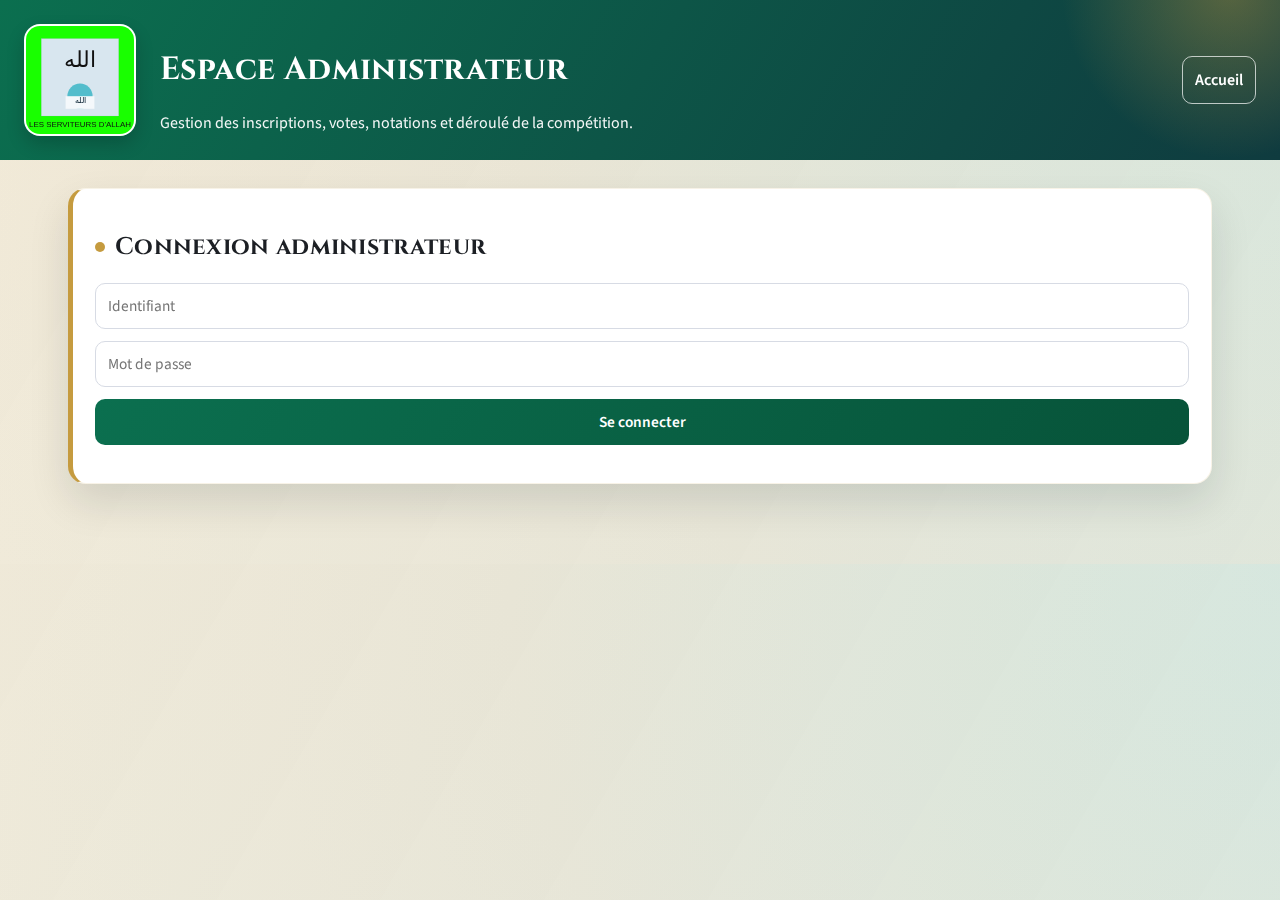
<file: public/admin.html>
<!doctype html>
<html lang="fr">
  <head>
    <meta charset="UTF-8" />
    <meta name="viewport" content="width=device-width, initial-scale=1.0" />
    <title>Administration | Quiz Islamique 2026</title>
    <link rel="stylesheet" href="style.css" />
  </head>
  <body>
    <header class="hero compact">
      <img src="assets/logo-association.svg" alt="Logo Les Serviteurs d'Allah" class="logo" />
      <div class="hero-content">
        <h1>Espace Administrateur</h1>
        <p class="subtitle">Gestion des inscriptions, votes, notations et déroulé de la compétition.</p>
      </div>
      <div class="hero-actions">
        <a href="index.html" class="btn-link outline">Accueil</a>
        <button id="logoutBtn" class="btn-link outline hidden" type="button">Déconnexion</button>
      </div>
    </header>

    <main class="layout admin-layout">
      <section class="card accent-gold">
        <h2>Connexion administrateur</h2>
        <form id="loginForm" class="grid-form">
          <input name="username" placeholder="Identifiant" required />
          <input name="password" type="password" placeholder="Mot de passe" required />
          <button type="submit">Se connecter</button>
        </form>
        <p id="loginMsg"></p>
      </section>

      <section class="card accent-emerald hidden" id="adminPanel">
        <h2>Paramètres du tournoi</h2>
        <form id="settingsForm" class="grid-form two-col">
          <label>Nombre maximal de candidats <input name="maxCandidates" type="number" /></label>
          <label>Qualifiés directs (groupe unique) <input name="directQualified" type="number" /></label>
          <label>Participants barrages <input name="playoffParticipants" type="number" /></label>
          <label>Vainqueurs barrages <input name="playoffWinners" type="number" /></label>
          <label>Nombre de groupes <input name="groupsCount" type="number" /></label>
          <label>Candidats par groupe <input name="candidatesPerGroup" type="number" /></label>
          <label>Finalistes (1ers de groupe) <input name="finalistsFromWinners" type="number" /></label>
          <label>Finalistes (meilleurs 2èmes) <input name="finalistsFromBestSecond" type="number" /></label>
          <label>Total finalistes <input name="totalFinalists" type="number" /></label>
          <label class="toggle">
            <input name="votingEnabled" type="checkbox" />
            <span>Ouvrir les votes au public</span>
          </label>
          <label class="toggle">
            <input name="registrationLocked" type="checkbox" />
            <span>Verrouiller les inscriptions</span>
          </label>
          <label class="toggle">
            <input name="competitionClosed" type="checkbox" />
            <span>Clore la compétition (inscriptions + votes)</span>
          </label>
          <label class="full">
            Message d'annonce
            <textarea name="announcementText" placeholder="Message affiché sur l'accueil"></textarea>
          </label>
          <button type="submit">Mettre à jour</button>
        </form>
        <p id="settingsMsg"></p>
      </section>

      <section class="card accent-slate hidden" id="dashboardPanel">
        <h2>Tableau de bord</h2>
        <div class="dash-grid">
          <div class="dash-card">
            <span>Candidats inscrits</span>
            <strong id="statCandidates">0</strong>
          </div>
          <div class="dash-card">
            <span>Votes exprimés</span>
            <strong id="statVotes">0</strong>
          </div>
          <div class="dash-card">
            <span>Passages notés</span>
            <strong id="statScores">0</strong>
          </div>
          <div class="dash-card full">
            <span>Progression des inscriptions</span>
            <div class="progress">
              <div class="progress-bar" id="progressBar"></div>
            </div>
            <em id="progressText">0%</em>
          </div>
        </div>
      </section>

      <section class="card accent-olive hidden" id="candidatesPanel">
        <h2>Gestion des candidats</h2>
        <div class="toolbar">
          <input id="candidateSearch" type="search" placeholder="Rechercher un candidat (nom, pays, WhatsApp)" />
          <select id="candidateSort">
            <option value="id-desc">Tri: ID (desc)</option>
            <option value="name-asc">Tri: Nom (A-Z)</option>
            <option value="country-asc">Tri: Pays (A-Z)</option>
          </select>
          <select id="candidateStatusFilter">
            <option value="">Statut: tous</option>
            <option value="pending">En attente</option>
            <option value="approved">Validé</option>
            <option value="eliminated">Éliminé</option>
          </select>
          <label class="inline-check">
            <input type="checkbox" id="candidatePhotoFilter" />
            <span>Sans photo</span>
          </label>
        </div>
        <form id="candidateForm" class="grid-form two-col">
          <input name="candidateId" type="number" placeholder="ID candidat (pour modifier)" />
          <input name="candidateCode" placeholder="Code candidat (auto)" readonly />
          <input name="fullName" placeholder="Nom complet" required />
          <input name="age" type="number" placeholder="Âge" min="10" max="99" />
          <input name="city" placeholder="Ville" />
          <input name="country" placeholder="Pays" />
          <input name="email" type="email" placeholder="Email" />
          <input name="phone" placeholder="Téléphone" />
          <input name="whatsapp" placeholder="WhatsApp *" required />
          <select name="quranLevel">
            <option value="">Niveau en culture islamique</option>
            <option>Débutant</option>
            <option>Intermédiaire</option>
            <option>Avancé</option>
          </select>
          <select name="status">
            <option value="pending">Statut: en attente</option>
            <option value="approved">Statut: validé</option>
            <option value="eliminated">Statut: éliminé</option>
          </select>
          <textarea name="motivation" placeholder="Motivation (facultatif)"></textarea>
          <input name="photoFile" type="file" accept="image/*" />
          <div class="photo-preview">
            <img id="candidatePreview" alt="Aperçu du candidat" />
          </div>
          <input name="photoUrl" type="text" placeholder="Lien photo (auto après upload)" readonly />
          <button type="submit">Enregistrer le candidat</button>
        </form>
        <p id="candidateMsg"></p>
        <div class="table-wrap">
          <h3>Liste des candidats</h3>
          <table id="adminCandidatesTable">
            <thead><tr><th>Photo</th><th>Code</th><th>Nom</th><th>Pays</th><th>Statut</th><th>Score total</th><th>WhatsApp</th><th>Actions</th></tr></thead>
            <tbody></tbody>
          </table>
        </div>
      </section>

      <section class="card accent-sand hidden" id="scorePanel">
        <h2>Noter un candidat après son passage</h2>
        <form id="scoreForm" class="grid-form two-col">
          <input name="candidateId" type="number" placeholder="ID candidat" required />
          <input name="judgeName" placeholder="Nom du juge" required />
          <input name="themeChosenScore" type="number" step="0.1" placeholder="Thème au choix /15" />
          <input name="themeImposedScore" type="number" step="0.1" placeholder="Thème imposé /15" />
          <textarea name="notes" placeholder="Notes complémentaires"></textarea>
          <button type="submit">Enregistrer la note</button>
        </form>
        <p id="scoreMsg"></p>
      </section>

      <section class="card accent-slate hidden" id="tablesPanel">
        <h2>Tableaux de suivi</h2>
        <div class="table-wrap">
          <h3>Inscriptions</h3>
          <div class="table-actions">
            <button class="small-btn" id="exportCandidates" type="button">Exporter CSV</button>
          </div>
          <table id="candidatesTable">
            <thead><tr><th>ID</th><th>Nom</th><th>WhatsApp</th><th>Pays</th><th>Date</th></tr></thead>
            <tbody></tbody>
          </table>
        </div>
        <div class="table-wrap">
          <h3>Classement des votes</h3>
          <div class="table-actions">
            <button class="small-btn" id="exportVotes" type="button">Exporter CSV</button>
          </div>
          <table id="votesTable">
            <thead><tr><th>Candidat</th><th>Total votes</th></tr></thead>
            <tbody></tbody>
          </table>
        </div>
        <div class="table-wrap">
          <h3>Classement des notes</h3>
          <div class="table-actions">
            <button class="small-btn" id="exportRanking" type="button">Exporter CSV</button>
            <button class="small-btn" id="exportRankingPdf" type="button">Exporter PDF</button>
          </div>
          <table id="rankingTable">
            <thead><tr><th>Candidat</th><th>Moyenne /30</th><th>Passages notés</th></tr></thead>
            <tbody></tbody>
          </table>
        </div>
      </section>
    </main>

    <script src="admin.js"></script>
  </body>
</html>
</file>
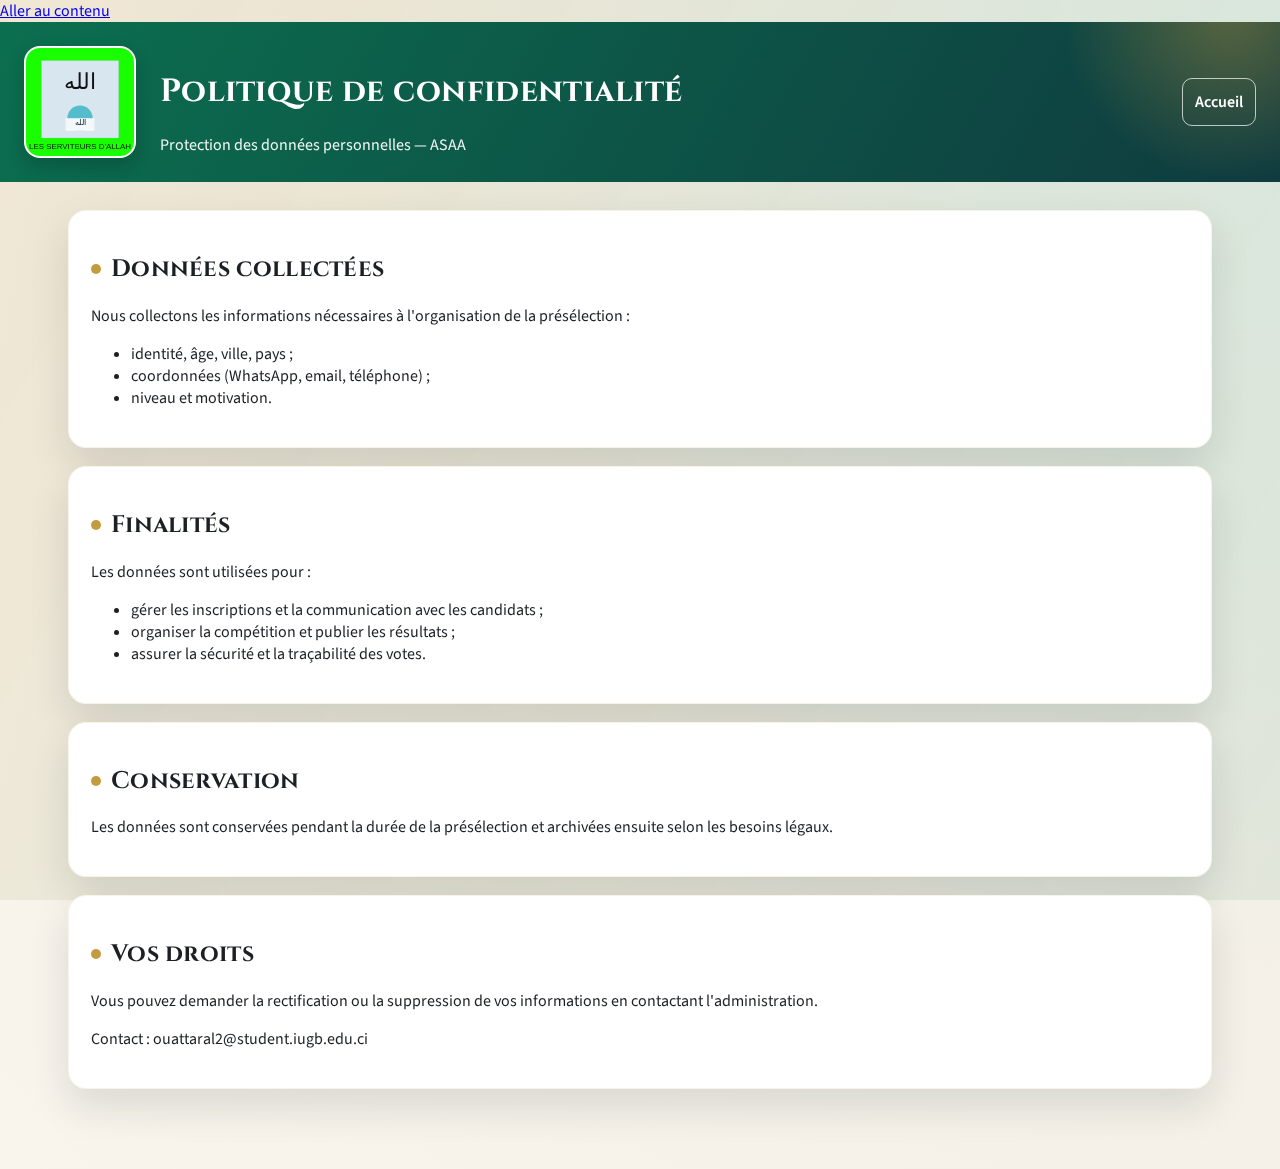
<file: public/confidentialite.html>
<!doctype html>
<html lang="fr">
  <head>
    <meta charset="UTF-8" />
    <meta name="viewport" content="width=device-width, initial-scale=1.0" />
    <title>Politique de confidentialité | Quiz Islamique 2026</title>
    <meta
      name="description"
      content="Politique de confidentialité de la présélection du Quiz Islamique 2026."
    />
    <meta property="og:title" content="Politique de confidentialité | Quiz Islamique 2026" />
    <meta property="og:description" content="Politique de confidentialité du Quiz Islamique 2026." />
    <link rel="icon" href="assets/logo-association.svg" type="image/svg+xml" />
    <link rel="stylesheet" href="style.css" />
  </head>
  <body>
    <a class="skip-link" href="#mainContent">Aller au contenu</a>
    <header class="hero compact">
      <img src="assets/logo-association.svg" alt="Logo Les Serviteurs d'Allah" class="logo" />
      <div class="hero-content">
        <h1>Politique de confidentialité</h1>
        <p class="subtitle">Protection des données personnelles — ASAA</p>
      </div>
      <div class="hero-actions">
        <a href="index.html" class="btn-link outline">Accueil</a>
      </div>
    </header>

    <main id="mainContent" class="layout admin-layout">
      <section class="card">
        <h2>Données collectées</h2>
        <p>Nous collectons les informations nécessaires à l'organisation de la présélection :</p>
        <ul>
          <li>identité, âge, ville, pays ;</li>
          <li>coordonnées (WhatsApp, email, téléphone) ;</li>
          <li>niveau et motivation.</li>
        </ul>
      </section>

      <section class="card">
        <h2>Finalités</h2>
        <p>Les données sont utilisées pour :</p>
        <ul>
          <li>gérer les inscriptions et la communication avec les candidats ;</li>
          <li>organiser la compétition et publier les résultats ;</li>
          <li>assurer la sécurité et la traçabilité des votes.</li>
        </ul>
      </section>

      <section class="card">
        <h2>Conservation</h2>
        <p>Les données sont conservées pendant la durée de la présélection et archivées ensuite selon les besoins légaux.</p>
      </section>

      <section class="card">
        <h2>Vos droits</h2>
        <p>Vous pouvez demander la rectification ou la suppression de vos informations en contactant l'administration.</p>
        <p>Contact : ouattaral2@student.iugb.edu.ci</p>
      </section>
    </main>
  </body>
</html>
</file>
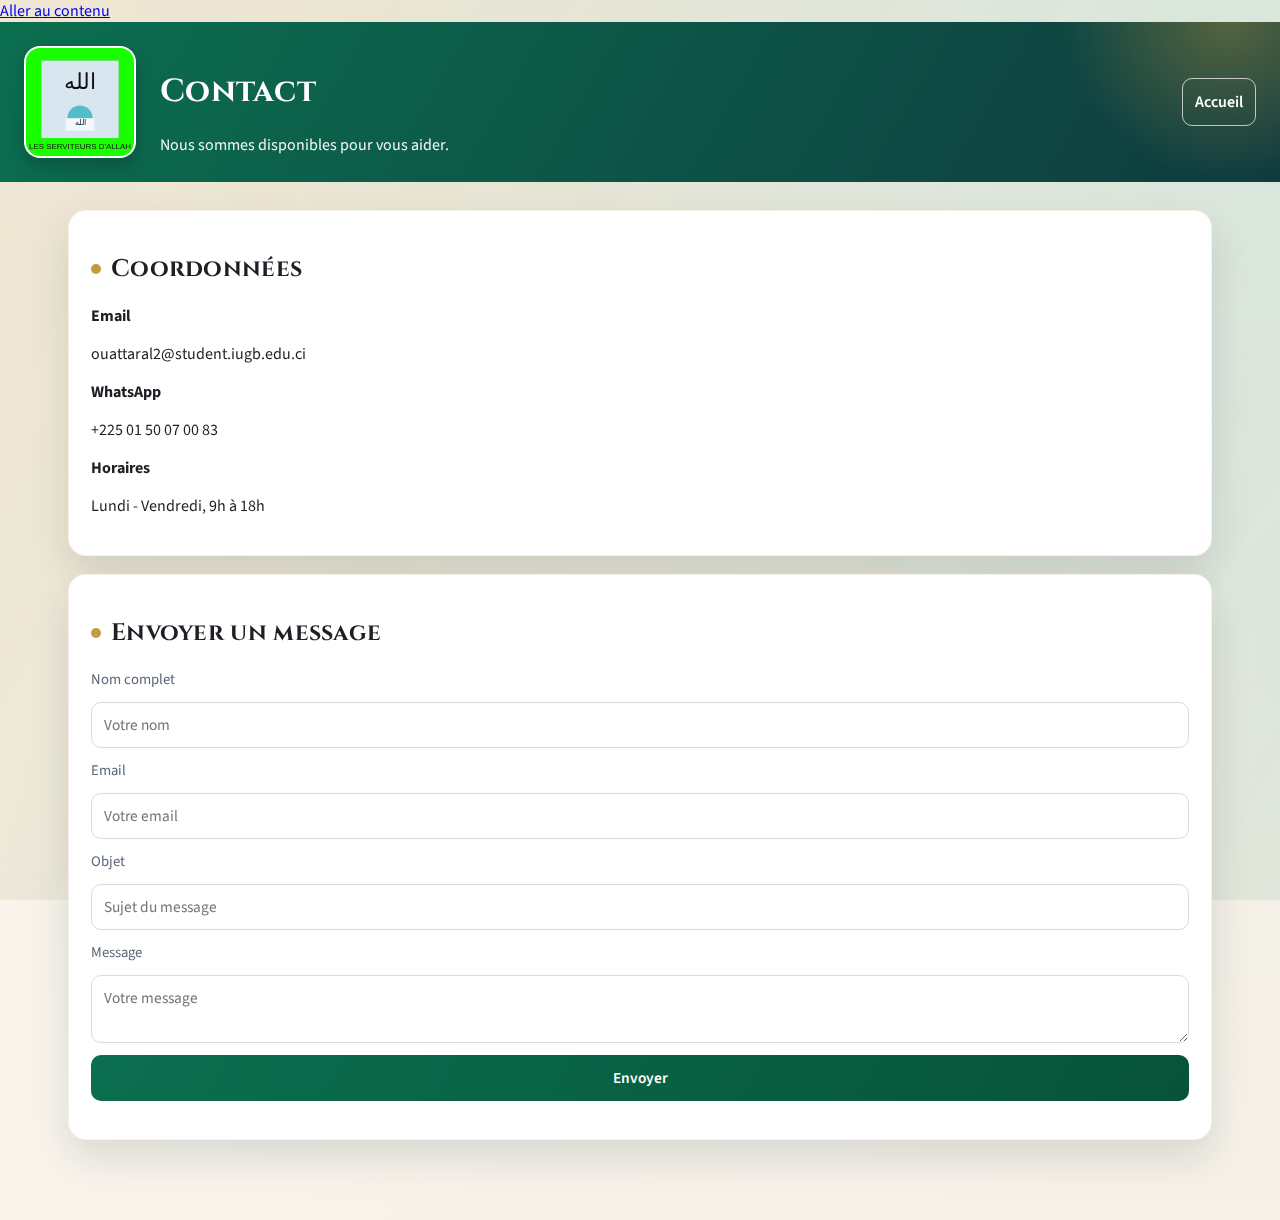
<file: public/contact.html>
<!doctype html>
<html lang="fr">
  <head>
    <meta charset="UTF-8" />
    <meta name="viewport" content="width=device-width, initial-scale=1.0" />
    <title>Contact | Quiz Islamique 2026</title>
    <meta name="description" content="Contactez l'organisation du Quiz Islamique 2026 via email ou WhatsApp." />
    <meta property="og:title" content="Contact | Quiz Islamique 2026" />
    <meta property="og:description" content="Contactez l'organisation du Quiz Islamique 2026." />
    <link rel="icon" href="assets/logo-association.svg" type="image/svg+xml" />
    <link rel="stylesheet" href="style.css" />
  </head>
  <body>
    <a class="skip-link" href="#mainContent">Aller au contenu</a>
    <header class="hero compact">
      <img src="assets/logo-association.svg" alt="Logo Les Serviteurs d'Allah" class="logo" />
      <div class="hero-content">
        <h1>Contact</h1>
        <p class="subtitle">Nous sommes disponibles pour vous aider.</p>
      </div>
      <div class="hero-actions">
        <a href="index.html" class="btn-link outline">Accueil</a>
      </div>
    </header>

    <main id="mainContent" class="layout admin-layout">
      <section class="card">
        <h2>Coordonnées</h2>
        <div class="contact-grid">
          <div>
            <strong>Email</strong>
            <p>ouattaral2@student.iugb.edu.ci</p>
          </div>
          <div>
            <strong>WhatsApp</strong>
            <p>+225 01 50 07 00 83</p>
          </div>
          <div>
            <strong>Horaires</strong>
            <p>Lundi - Vendredi, 9h à 18h</p>
          </div>
        </div>
      </section>

      <section class="card">
        <h2>Envoyer un message</h2>
        <form id="contactForm" class="grid-form">
          <label for="contactName">Nom complet</label>
          <input id="contactName" name="fullName" placeholder="Votre nom" autocomplete="name" required />
          <label for="contactEmail">Email</label>
          <input id="contactEmail" name="email" type="email" placeholder="Votre email" autocomplete="email" required />
          <label for="contactSubject">Objet</label>
          <input id="contactSubject" name="subject" placeholder="Sujet du message" required />
          <label for="contactMessage">Message</label>
          <textarea id="contactMessage" name="message" placeholder="Votre message" required></textarea>
          <button type="submit">Envoyer</button>
        </form>
        <p id="contactMsg" role="status" aria-live="polite"></p>
      </section>
    </main>
    <script defer src="contact.js"></script>
  </body>
</html>
</file>
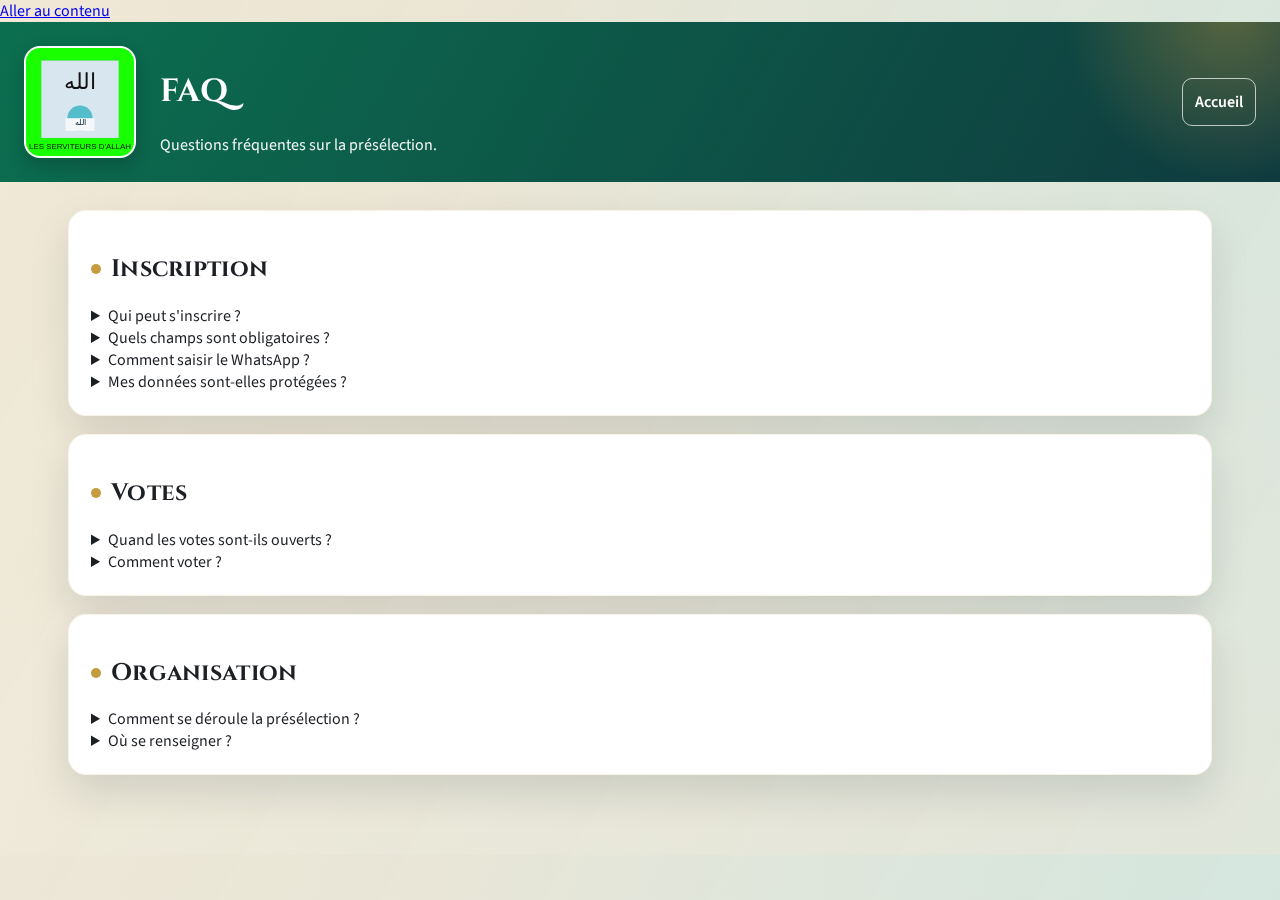
<file: public/faq.html>
<!doctype html>
<html lang="fr">
  <head>
    <meta charset="UTF-8" />
    <meta name="viewport" content="width=device-width, initial-scale=1.0" />
    <title>FAQ | Quiz Islamique 2026</title>
    <meta name="description" content="Questions fréquentes sur la présélection du Quiz Islamique 2026." />
    <meta property="og:title" content="FAQ | Quiz Islamique 2026" />
    <meta property="og:description" content="Questions fréquentes sur la présélection du Quiz Islamique 2026." />
    <link rel="icon" href="assets/logo-association.svg" type="image/svg+xml" />
    <link rel="stylesheet" href="style.css" />
  </head>
  <body>
    <a class="skip-link" href="#mainContent">Aller au contenu</a>
    <header class="hero compact">
      <img src="assets/logo-association.svg" alt="Logo Les Serviteurs d'Allah" class="logo" />
      <div class="hero-content">
        <h1>FAQ</h1>
        <p class="subtitle">Questions fréquentes sur la présélection.</p>
      </div>
      <div class="hero-actions">
        <a href="index.html" class="btn-link outline">Accueil</a>
      </div>
    </header>

    <main id="mainContent" class="layout admin-layout">
      <section class="card">
        <h2>Inscription</h2>
        <details>
          <summary>Qui peut s'inscrire ?</summary>
          <p>Toute personne respectant les critères de la présélection et disposant d'un contact WhatsApp valide.</p>
        </details>
        <details>
          <summary>Quels champs sont obligatoires ?</summary>
          <p>Nom complet, ville, pays et WhatsApp.</p>
        </details>
        <details>
          <summary>Comment saisir le WhatsApp ?</summary>
          <p>Utilisez le format international, par exemple : +2250150070083.</p>
        </details>
        <details>
          <summary>Mes données sont-elles protégées ?</summary>
          <p>Oui. Consultez la politique de confidentialité pour comprendre l'usage des données collectées.</p>
        </details>
      </section>

      <section class="card">
        <h2>Votes</h2>
        <details>
          <summary>Quand les votes sont-ils ouverts ?</summary>
          <p>Lorsque l'administrateur active l'ouverture des votes.</p>
        </details>
        <details>
          <summary>Comment voter ?</summary>
          <p>Sélectionnez un candidat sur la page d'accueil et confirmez votre vote.</p>
        </details>
      </section>

      <section class="card">
        <h2>Organisation</h2>
        <details>
          <summary>Comment se déroule la présélection ?</summary>
          <p>Chaque candidat passe une épreuve avec notation sur deux thèmes.</p>
        </details>
        <details>
          <summary>Où se renseigner ?</summary>
          <p>Contactez l'association via les canaux officiels ou la page dédiée.</p>
          <a href="contact.html" class="btn-link small-btn">Page contact</a>
        </details>
      </section>
    </main>
  </body>
</html>
</file>
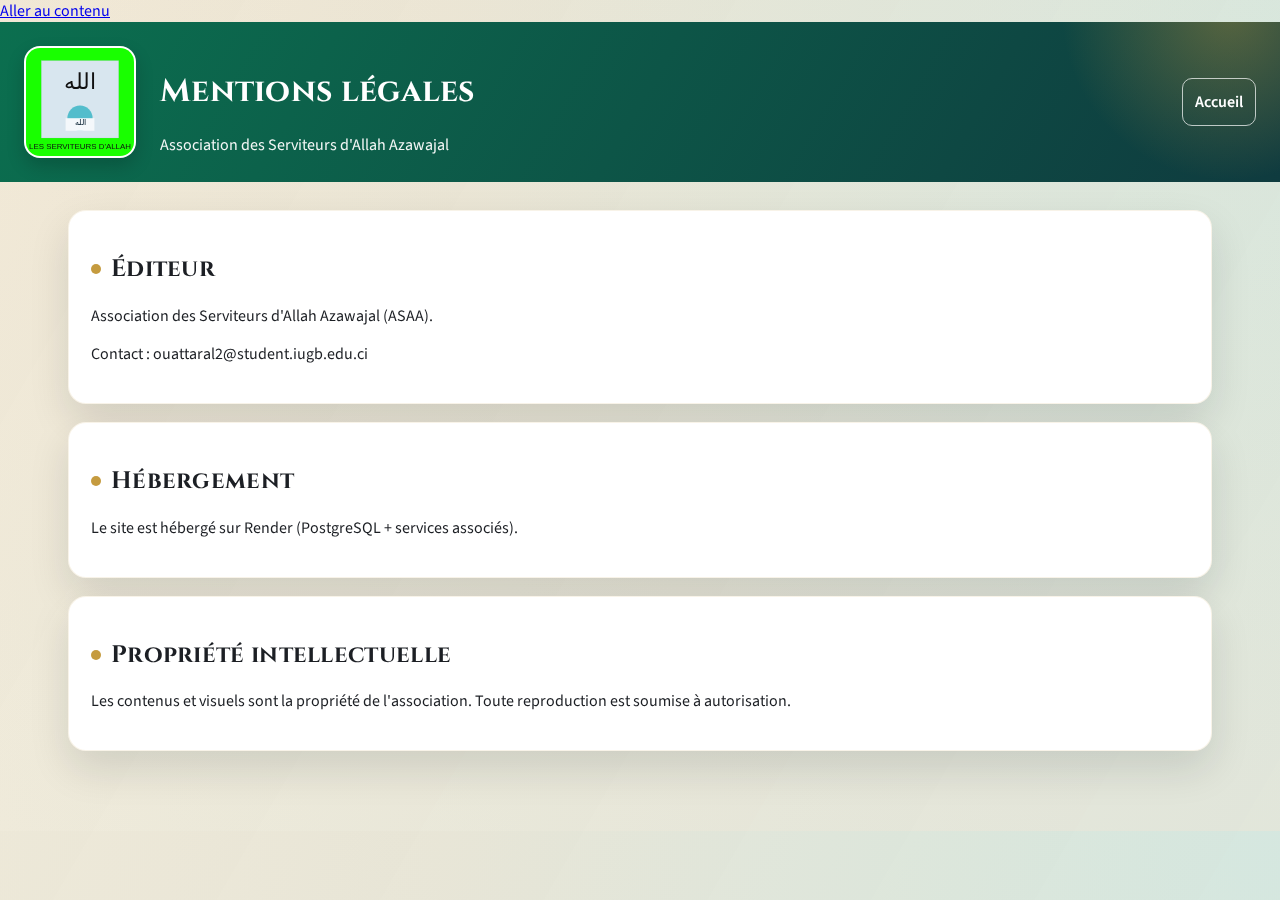
<file: public/mentions-legales.html>
<!doctype html>
<html lang="fr">
  <head>
    <meta charset="UTF-8" />
    <meta name="viewport" content="width=device-width, initial-scale=1.0" />
    <title>Mentions légales | Quiz Islamique 2026</title>
    <meta name="description" content="Mentions légales de la plateforme Quiz Islamique 2026." />
    <meta property="og:title" content="Mentions légales | Quiz Islamique 2026" />
    <meta property="og:description" content="Mentions légales du Quiz Islamique 2026." />
    <link rel="icon" href="assets/logo-association.svg" type="image/svg+xml" />
    <link rel="stylesheet" href="style.css" />
  </head>
  <body>
    <a class="skip-link" href="#mainContent">Aller au contenu</a>
    <header class="hero compact">
      <img src="assets/logo-association.svg" alt="Logo Les Serviteurs d'Allah" class="logo" />
      <div class="hero-content">
        <h1>Mentions légales</h1>
        <p class="subtitle">Association des Serviteurs d'Allah Azawajal</p>
      </div>
      <div class="hero-actions">
        <a href="index.html" class="btn-link outline">Accueil</a>
      </div>
    </header>

    <main id="mainContent" class="layout admin-layout">
      <section class="card">
        <h2>Éditeur</h2>
        <p>Association des Serviteurs d'Allah Azawajal (ASAA).</p>
        <p>Contact : ouattaral2@student.iugb.edu.ci</p>
      </section>

      <section class="card">
        <h2>Hébergement</h2>
        <p>Le site est hébergé sur Render (PostgreSQL + services associés).</p>
      </section>

      <section class="card">
        <h2>Propriété intellectuelle</h2>
        <p>Les contenus et visuels sont la propriété de l'association. Toute reproduction est soumise à autorisation.</p>
      </section>
    </main>
  </body>
</html>
</file>
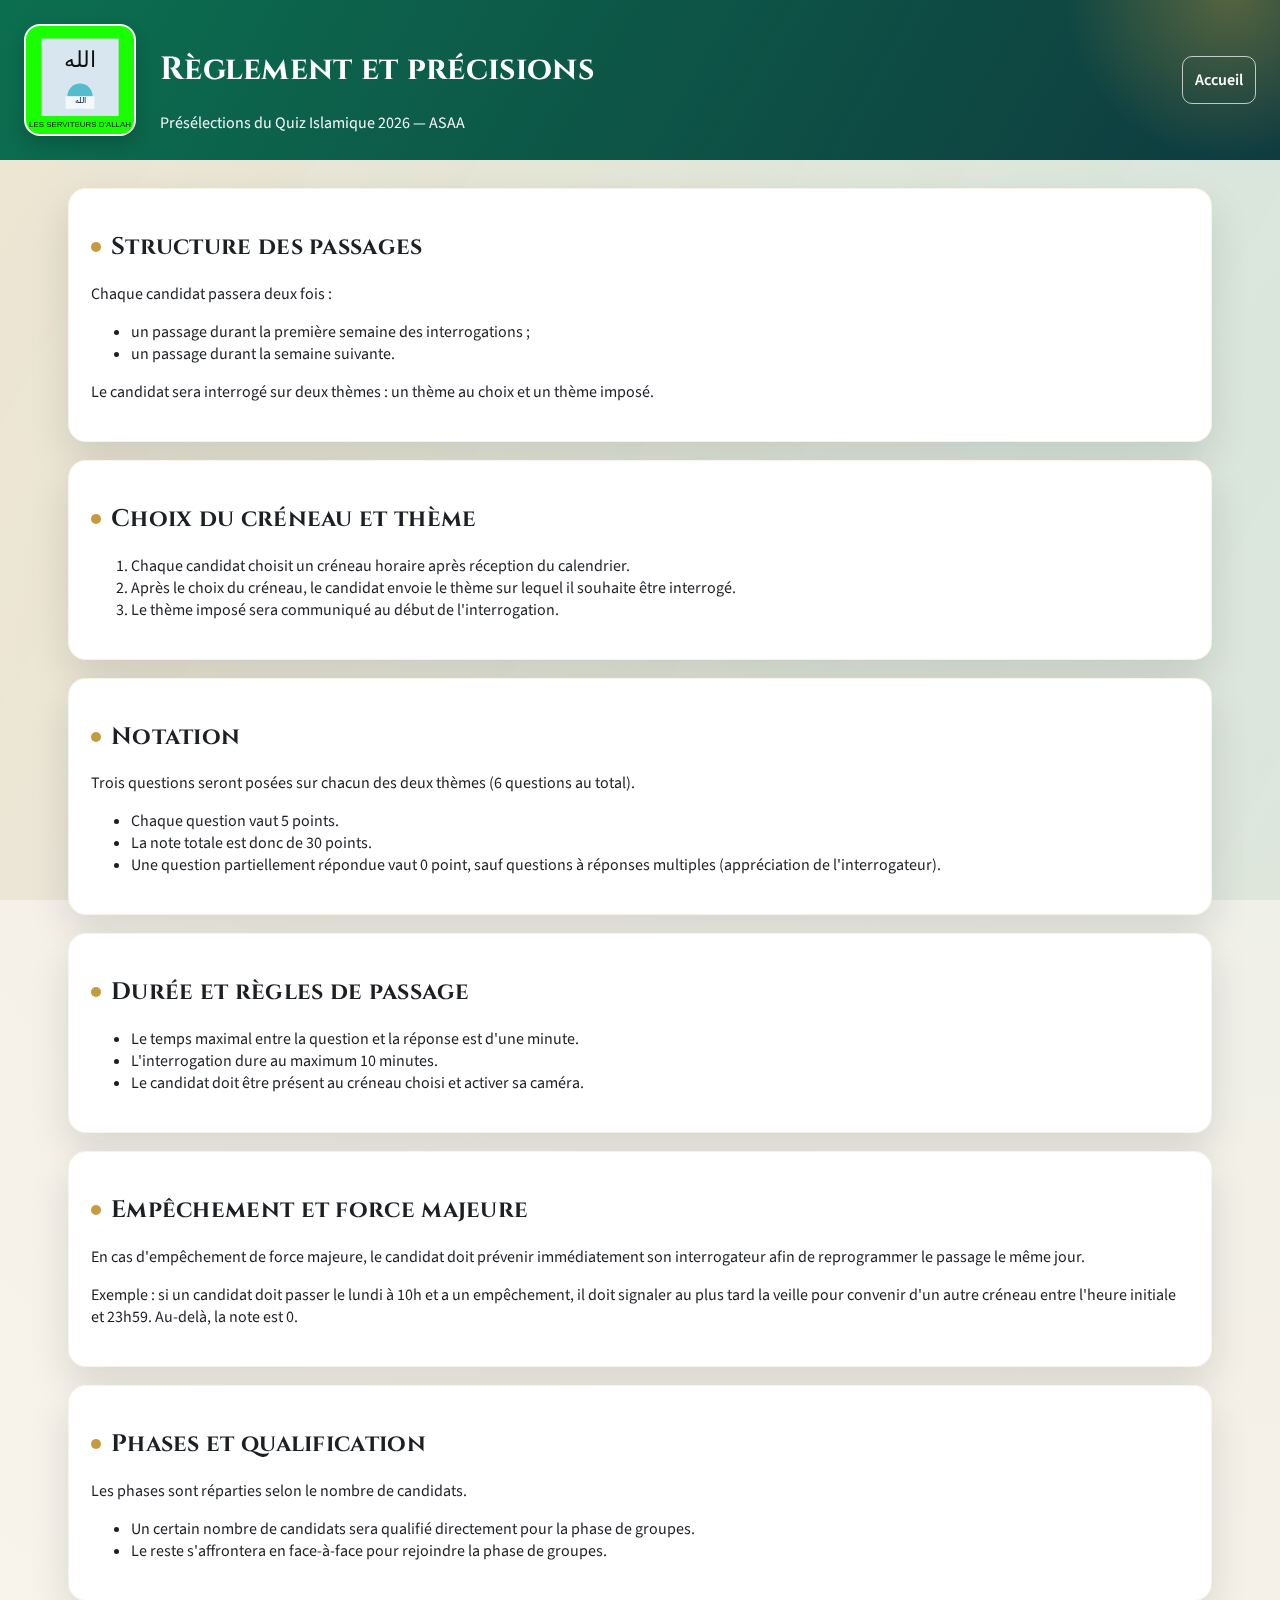
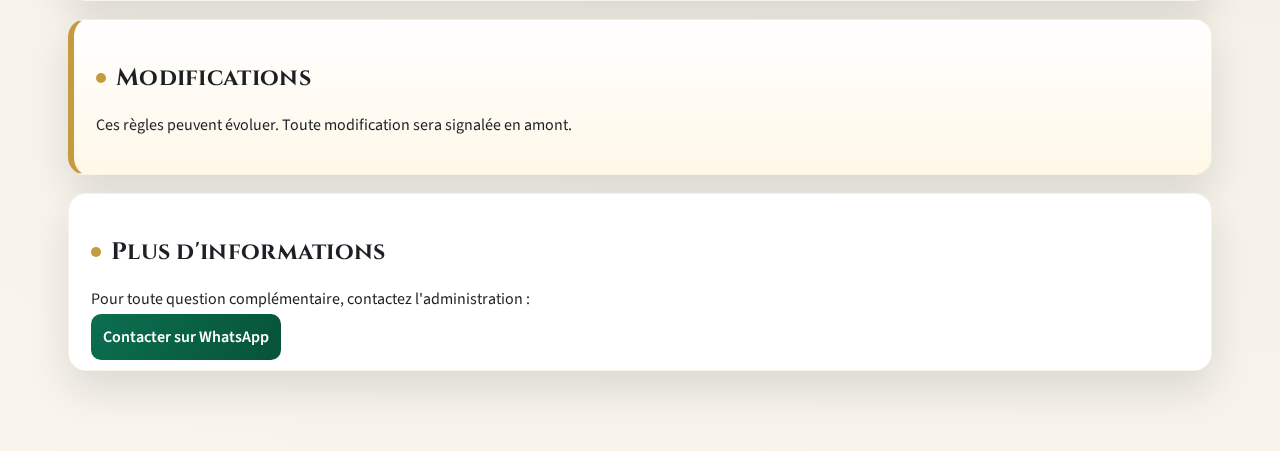
<file: public/reglement.html>
<!doctype html>
<html lang="fr">
  <head>
    <meta charset="UTF-8" />
    <meta name="viewport" content="width=device-width, initial-scale=1.0" />
    <title>Règlement | Quiz Islamique 2026</title>
    <link rel="stylesheet" href="style.css" />
  </head>
  <body>
    <header class="hero compact">
      <img src="assets/logo-association.svg" alt="Logo Les Serviteurs d'Allah" class="logo" />
      <div class="hero-content">
        <h1>Règlement et précisions</h1>
        <p class="subtitle">Présélections du Quiz Islamique 2026 — ASAA</p>
      </div>
      <div class="hero-actions">
        <a href="index.html" class="btn-link outline">Accueil</a>
      </div>
    </header>

    <main class="layout admin-layout">
      <section class="card">
        <h2>Structure des passages</h2>
        <p>Chaque candidat passera deux fois :</p>
        <ul>
          <li>un passage durant la première semaine des interrogations ;</li>
          <li>un passage durant la semaine suivante.</li>
        </ul>
        <p>Le candidat sera interrogé sur deux thèmes : un thème au choix et un thème imposé.</p>
      </section>

      <section class="card">
        <h2>Choix du créneau et thème</h2>
        <ol>
          <li>Chaque candidat choisit un créneau horaire après réception du calendrier.</li>
          <li>Après le choix du créneau, le candidat envoie le thème sur lequel il souhaite être interrogé.</li>
          <li>Le thème imposé sera communiqué au début de l'interrogation.</li>
        </ol>
      </section>

      <section class="card">
        <h2>Notation</h2>
        <p>Trois questions seront posées sur chacun des deux thèmes (6 questions au total).</p>
        <ul>
          <li>Chaque question vaut 5 points.</li>
          <li>La note totale est donc de 30 points.</li>
          <li>Une question partiellement répondue vaut 0 point, sauf questions à réponses multiples (appréciation de l'interrogateur).</li>
        </ul>
      </section>

      <section class="card">
        <h2>Durée et règles de passage</h2>
        <ul>
          <li>Le temps maximal entre la question et la réponse est d'une minute.</li>
          <li>L'interrogation dure au maximum 10 minutes.</li>
          <li>Le candidat doit être présent au créneau choisi et activer sa caméra.</li>
        </ul>
      </section>

      <section class="card">
        <h2>Empêchement et force majeure</h2>
        <p>
          En cas d'empêchement de force majeure, le candidat doit prévenir immédiatement son interrogateur
          afin de reprogrammer le passage le même jour.
        </p>
        <p>
          Exemple : si un candidat doit passer le lundi à 10h et a un empêchement, il doit signaler au plus tard
          la veille pour convenir d'un autre créneau entre l'heure initiale et 23h59. Au-delà, la note est 0.
        </p>
      </section>

      <section class="card">
        <h2>Phases et qualification</h2>
        <p>Les phases sont réparties selon le nombre de candidats.</p>
        <ul>
          <li>Un certain nombre de candidats sera qualifié directement pour la phase de groupes.</li>
          <li>Le reste s'affrontera en face-à-face pour rejoindre la phase de groupes.</li>
        </ul>
      </section>

      <section class="card notice">
        <h2>Modifications</h2>
        <p>Ces règles peuvent évoluer. Toute modification sera signalée en amont.</p>
      </section>

      <section class="card">
        <h2>Plus d'informations</h2>
        <p>Pour toute question complémentaire, contactez l'administration :</p>
        <a
          class="btn-link"
          href="https://wa.me/2250150070082?text=As%20Salamou%20Aleykoum%2C%20je%20vous%20%C3%A9cris%20pour%20avoir%20plus%20d%27informations%20sur%20le%20Quiz%20Islamique%20%C3%A9dition%202026"
          >Contacter sur WhatsApp</a
        >
      </section>
    </main>
  </body>
</html>
</file>
<file: public/style.css>
@import url('https://fonts.googleapis.com/css2?family=Cinzel:wght@500;700&family=Source+Sans+3:wght@300;400;600;700&display=swap');

:root {
  --bg: #f4f0e7;
  --card: #ffffff;
  --primary: #0b6f4f;
  --primary-dark: #075339;
  --accent: #c59b3f;
  --accent-soft: #f2e7c9;
  --text: #1c1f24;
  --muted: #5b6778;
  --shadow: 0 18px 40px rgba(12, 21, 36, 0.12);
}
* { box-sizing: border-box; }
body {
  margin: 0;
  font-family: "Source Sans 3", "Segoe UI", sans-serif;
  color: var(--text);
  background: radial-gradient(circle at top right, #e6f1ec 0%, #f4f0e7 55%, #f9f5ed 100%);
}
body::before {
  content: "";
  position: fixed;
  inset: 0;
  background: linear-gradient(120deg, rgba(197, 155, 63, 0.12), rgba(11, 111, 79, 0.08));
  pointer-events: none;
  z-index: -1;
}
h1, h2, h3 {
  font-family: "Cinzel", "Georgia", serif;
  letter-spacing: 0.3px;
}
.hero {
  display: flex;
  gap: 24px;
  align-items: center;
  padding: 32px 24px;
  background: linear-gradient(120deg, #0b6f4f, #0f3b3f);
  color: white;
  position: relative;
  overflow: hidden;
}
.hero-content {
  flex: 1;
  position: relative;
  z-index: 1;
}
.hero-actions {
  display: flex;
  align-items: center;
  gap: 10px;
  position: relative;
  z-index: 1;
}
.hero::after {
  content: "";
  position: absolute;
  width: 340px;
  height: 340px;
  right: -120px;
  top: -180px;
  background: radial-gradient(circle, rgba(197, 155, 63, 0.4), transparent 70%);
  pointer-events: none;
}
.hero.compact { padding: 24px; }
.logo {
  width: 112px;
  height: 112px;
  object-fit: cover;
  border-radius: 16px;
  border: 2px solid rgba(255,255,255,0.65);
  background: white;
  box-shadow: 0 8px 18px rgba(0,0,0,0.18);
}
.slogan { font-weight: 700; margin: 8px 0; color: var(--accent-soft); }
.subtitle { margin: 6px 0 0; opacity: 0.95; }
.hero-badges {
  display: flex;
  gap: 10px;
  margin-top: 12px;
  flex-wrap: wrap;
}
.status-pill {
  padding: 6px 12px;
  border-radius: 999px;
  background: rgba(255,255,255,0.2);
  color: #fff;
  font-weight: 600;
  font-size: 0.85rem;
  border: 1px solid rgba(255,255,255,0.35);
}
.status-pill.open {
  background: rgba(197, 155, 63, 0.35);
  border-color: rgba(197, 155, 63, 0.6);
}
.muted-note {
  margin-top: 4px;
  color: var(--muted);
  font-size: 0.92rem;
}
.layout {
  max-width: 1180px;
  margin: 28px auto 40px;
  padding: 0 18px 40px;
  display: grid;
  gap: 18px;
  grid-template-columns: repeat(auto-fit, minmax(320px, 1fr));
}
.admin-layout { grid-template-columns: 1fr; }
.card {
  background: var(--card);
  border-radius: 18px;
  box-shadow: var(--shadow);
  padding: 20px;
  border: 1px solid rgba(197, 155, 63, 0.12);
  animation: rise 0.6s ease both;
}
.admin-layout .card {
  padding: 22px;
}
.accent-gold { border-left: 5px solid #c59b3f; }
.accent-emerald { border-left: 5px solid #0b6f4f; }
.accent-olive { border-left: 5px solid #4b6b3b; }
.accent-sand { border-left: 5px solid #b68d4c; }
.accent-slate { border-left: 5px solid #2f4f6c; }
.admin-layout .card h2 {
  display: flex;
  align-items: center;
  gap: 10px;
}
.admin-layout .card h2::before {
  content: "";
  width: 10px;
  height: 10px;
  border-radius: 50%;
  background: var(--accent);
  display: inline-block;
}
.admin-layout .table-wrap h3 {
  font-family: "Cinzel", "Georgia", serif;
  font-size: 1.05rem;
  margin-bottom: 8px;
}
.toolbar, .table-actions {
  display: flex;
  gap: 10px;
  align-items: center;
  margin: 8px 0 12px;
  flex-wrap: wrap;
}
.toolbar input, .toolbar select {
  max-width: 320px;
}
.photo-preview {
  border: 1px dashed rgba(197, 155, 63, 0.5);
  border-radius: 12px;
  height: 120px;
  display: flex;
  align-items: center;
  justify-content: center;
  color: var(--muted);
  background: #fffaf0;
}
.photo-preview img {
  max-height: 110px;
  max-width: 100%;
  border-radius: 10px;
  display: none;
}
.card:nth-child(2) { animation-delay: 0.05s; }
.card:nth-child(3) { animation-delay: 0.1s; }
.card:nth-child(4) { animation-delay: 0.15s; }
.notice {
  border-left: 6px solid var(--accent);
  background: linear-gradient(180deg, #ffffff 0%, #fff8e8 100%);
}
.grid-form { display: grid; gap: 12px; }
.grid-form.two-col { grid-template-columns: repeat(auto-fit, minmax(220px, 1fr)); }
label { font-size: 0.92rem; color: var(--muted); }
input, select, textarea, button {
  width: 100%;
  border-radius: 10px;
  border: 1px solid #d7dbe4;
  padding: 11px 12px;
  font-size: 0.96rem;
  font-family: inherit;
}
input:focus, select:focus, textarea:focus {
  outline: 2px solid rgba(11, 111, 79, 0.3);
  border-color: var(--primary);
}
button, .btn-link {
  border: none;
  background: linear-gradient(120deg, var(--primary), var(--primary-dark));
  color: white;
  cursor: pointer;
  text-decoration: none;
  text-align: center;
  padding: 12px;
  font-weight: 600;
  border-radius: 10px;
  transition: transform 0.2s ease, box-shadow 0.2s ease;
}
button.outline, .btn-link.outline {
  background: transparent;
  border: 1px solid rgba(255,255,255,0.7);
  color: white;
}
button.outline:hover, .btn-link.outline:hover {
  background: rgba(255,255,255,0.12);
  box-shadow: none;
}
button:hover, .btn-link:hover {
  transform: translateY(-1px);
  box-shadow: 0 10px 22px rgba(11, 111, 79, 0.25);
}
.toggle {
  display: flex;
  align-items: center;
  gap: 10px;
  font-weight: 600;
  color: var(--text);
}
.toggle input { width: auto; }
.hidden { display: none; }
.status {
  padding: 10px 12px;
  border-radius: 10px;
  background: #fff7e2;
  color: #6b4d0a;
  font-weight: 600;
}
.candidates-grid {
  display: grid;
  grid-template-columns: repeat(auto-fit, minmax(220px, 1fr));
  gap: 14px;
}
.candidate-card {
  background: #ffffff;
  border-radius: 16px;
  padding: 14px;
  box-shadow: 0 10px 22px rgba(12, 21, 36, 0.1);
  border: 1px solid rgba(197, 155, 63, 0.18);
  display: flex;
  flex-direction: column;
  gap: 10px;
}
.candidate-card .photo {
  width: 100%;
  height: 190px;
  border-radius: 12px;
  overflow: hidden;
  background: linear-gradient(140deg, #f2e7c9, #d6efe4);
  display: flex;
  align-items: center;
  justify-content: center;
}
.candidate-card .photo img {
  width: 100%;
  height: 100%;
  object-fit: cover;
}
.candidate-card .photo .placeholder {
  font-family: "Cinzel", "Georgia", serif;
  font-size: 2.2rem;
  color: #6b4d0a;
}
.candidate-info h3 {
  margin: 0;
  font-size: 1.1rem;
}
.candidate-info p {
  margin: 4px 0 0;
  color: var(--muted);
}
.vote-btn {
  background: linear-gradient(120deg, #c59b3f, #a8781a);
  margin-top: auto;
}
.vote-btn:disabled {
  background: #9fb2a6;
  cursor: not-allowed;
  box-shadow: none;
}
.table-wrap { margin-top: 16px; overflow: auto; }
table { border-collapse: collapse; width: 100%; font-size: 0.95rem; }
th, td {
  border-bottom: 1px solid #efe7d2;
  padding: 10px 8px;
  text-align: left;
}
th { background: #fbf6ea; color: #5a4a1f; font-weight: 600; }
tbody tr:hover { background: #fffaf0; }
.mini-photo {
  width: 46px;
  height: 46px;
  object-fit: cover;
  border-radius: 10px;
  border: 1px solid rgba(0,0,0,0.08);
}
.small-btn {
  padding: 6px 10px;
  font-size: 0.85rem;
}
.small-btn.danger {
  background: #9c2b2b;
}
.small-btn.danger:hover {
  background: #7c2020;
}
.empty {
  padding: 12px;
  text-align: center;
  color: var(--muted);
}
@keyframes rise {
  from { opacity: 0; transform: translateY(10px); }
  to { opacity: 1; transform: translateY(0); }
}
@media (max-width: 720px) {
  .hero { flex-direction: column; align-items: flex-start; }
  .logo { width: 90px; height: 90px; }
  .candidate-card .photo { height: 160px; }
  .vote-btn { font-size: 1rem; padding: 12px 14px; }
}
</file>
